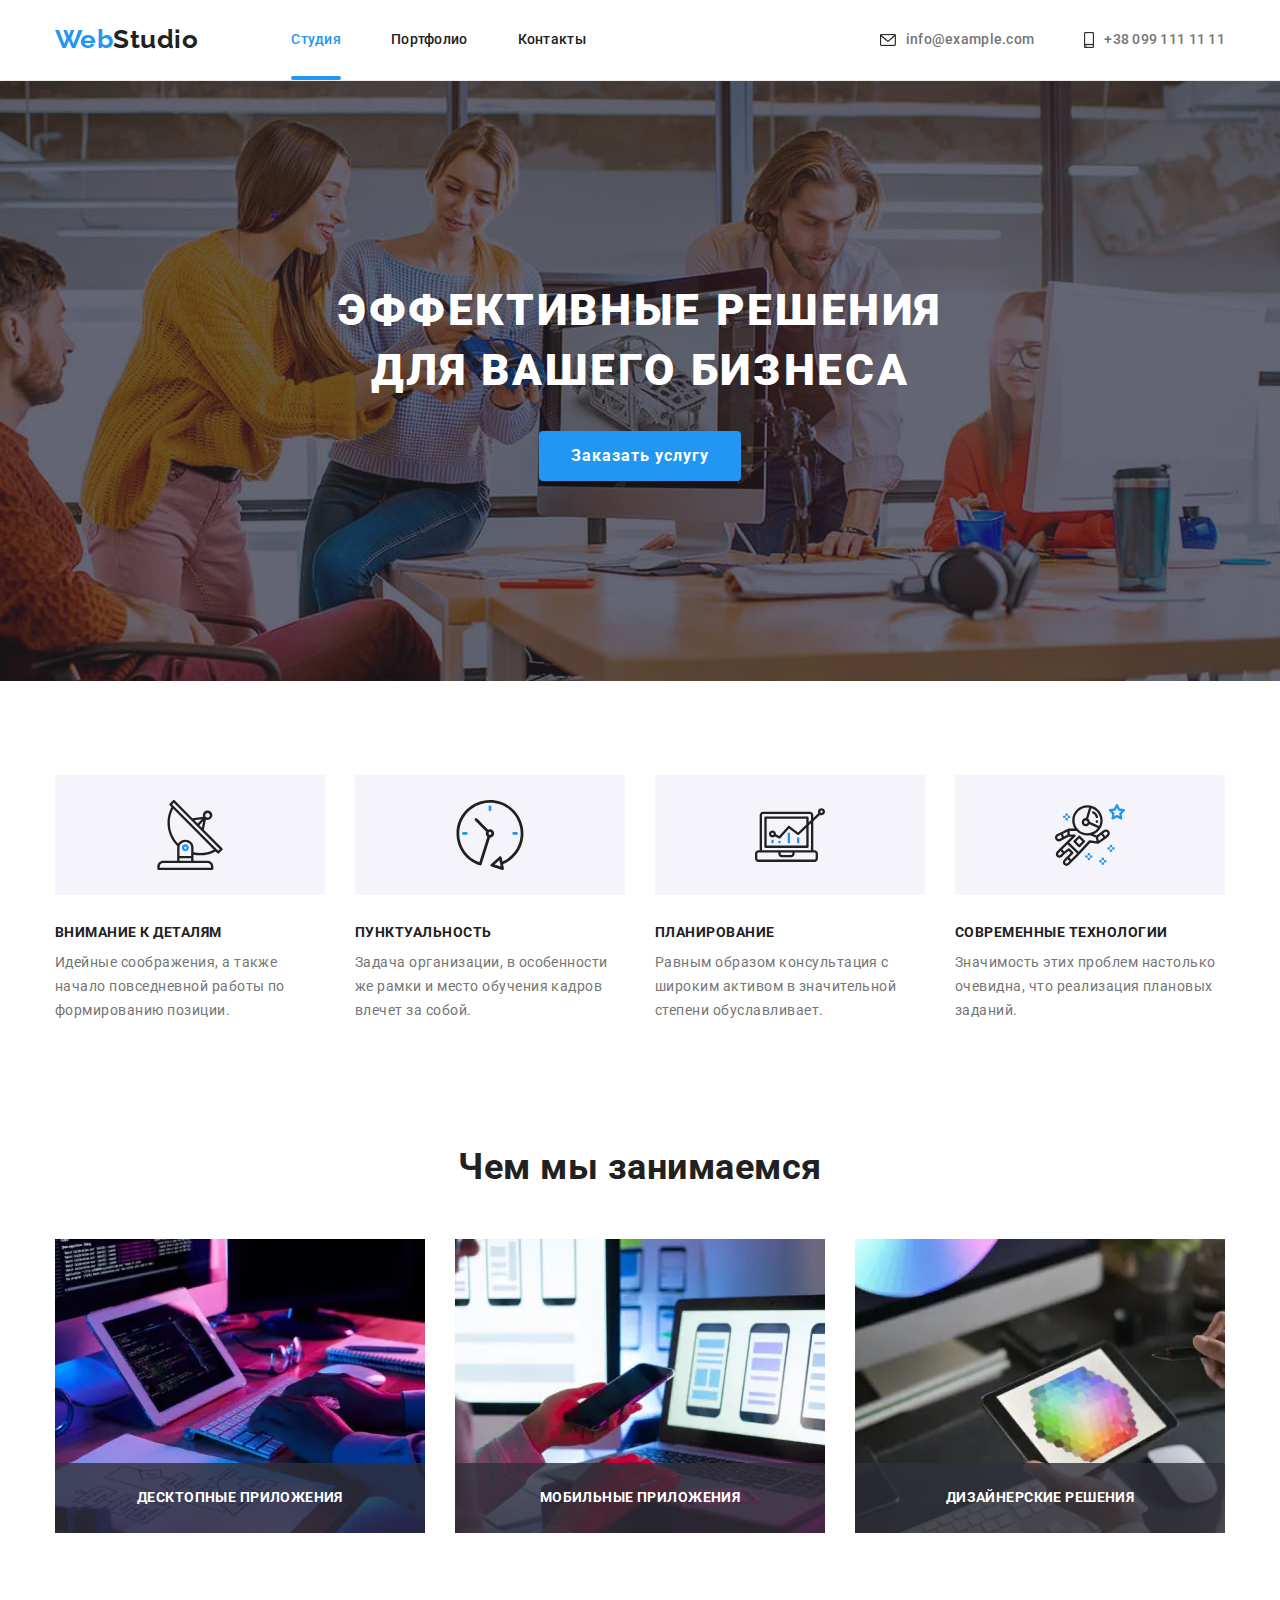
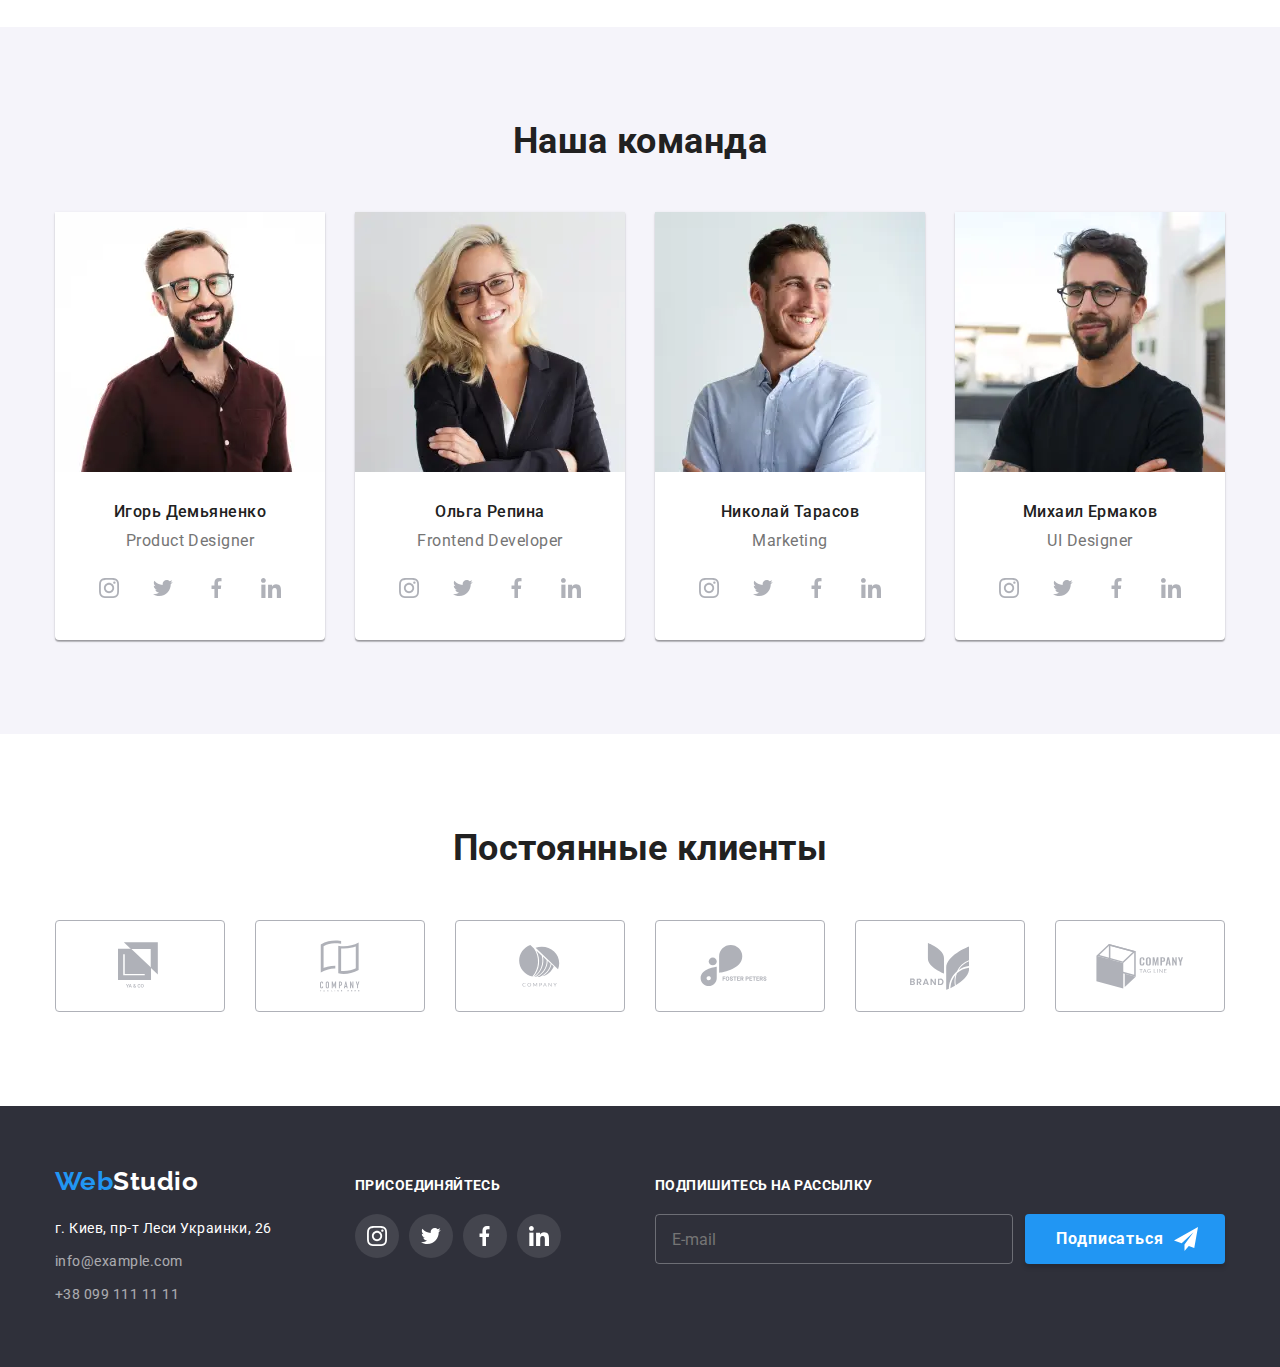
<file: index.html>
<!DOCTYPE html>
<html lang="ru">
<head>
    <meta charset="UTF-8">
    <meta http-equiv="X-UA-Compatible" content="IE=edge">
    <meta name="viewport" content="width=device-width, initial-scale=1.0">
    <title>WebStudio</title>
    <link rel="preconnect" href="https://fonts.gstatic.com">
    <link href="https://fonts.googleapis.com/css2?family=Raleway:wght@700&family=Roboto:wght@400;500;700;900&display=swap" rel="stylesheet">
    <link rel="stylesheet" href="https://cdnjs.cloudflare.com/ajax/libs/modern-normalize/1.0.0/modern-normalize.min.css">
    <link rel="stylesheet" href="./css/main.min.css">  
</head>
<body>
    <header class="header">
        <div class="container header__content">
          <nav class="nav">
                <a class="logo header__logo--color" href="index.html">Web<span class="logo--black">Studio</span></a>
            
            
               <ul class="nav-list">
                <li class="nav__item"><a href="index.html" class="link nav__link current">Студия</a></li>
                <li class="nav__item"><a href="portfolio.html" class="link nav__link">Портфолио</a></li>
                <li class="nav__item"><a href="" class="link nav__link">Контакты</a></li>
            </ul>
         </nav>

           <div class="header__contacts">
             <p class="header__item">
               <a class="link header__link header__link--header-mail" href="mailto:info@example.com">
               <svg class="header__icon" width="16" height="12">
                 <use href="images/icons.svg#icon-envelope"></use>
               </svg>
              info@example.com</a>
            </p>
             <p class="header__item">
               <a class="link header__link header__link--header-phone" href="telto:+380991111111">
              <svg class="header__icon" width="10" height="16">
                <use href="images/icons.svg#icon-smartphone"></use>
              </svg>+38 099 111 11 11</a>
            </p>
          </div>
            
              

          <button type="button" class="mobile-menu-btn" data-menu-button>
            <svg class="mobile-menu-icon" aria-label="Переключатель мобильного меню">
              <use class="icon-menu" href="./images/icons.svg#icon-menu"></use>
              <use class="mobile-close" href="./images/icons.svg#icon-close"></use>
            </svg>
          </button>
         </div>
    </header>
    
    <div class="mobile-menu" data-menu>
      <ul class="nav-list--mobile">
        <li class="nav__item--mobile"><a href="index.html" class="link nav__link--mobile current--mobile">Студия</a></li>
        <li class="nav__item--mobile"><a href="portfolio.html" class="link nav__link--mobile">Портфолио</a></li>
        <li class="nav__item--mobile"><a href="" class="link nav__link--mobile">Контакты</a></li>
    </ul>
 

   <div class="header__contacts--mobile">
     <p class="header__item--mobile">
       <a class="link header__link--mail" href="telto:+380991111111">+38 099 111 11 11</a>
    </p>
     <p class="header__item--mobile">
       <a class="link header__link--phone" href="mailto:info@example.com">
      info@example.com</a>
    </p>

    <ul class="socials-list">
  <li class="socials-list__item"><a class="socials-list__link" href="">Instagram</a></li>
  <li class="socials-list__item"><a class="socials-list__link" href="">Twitter</a></li>
  <li class="socials-list__item"><a class="socials-list__link" href="">Facebook</a></li>
  <li class="socials-list__item"><a class="socials-list__link" href="">LinkedIn</a></li>
  </ul>
  </div>
  </div>
 


    <main>
        <section class="hero hero--overlay">
              <h1 class="hero__title">Эффективные решения для вашего бизнеса</h1>
              <button data-modal-open type="button" class="button hero__button">Заказать услугу</button>
        </section>

       
        <section class="section advantages">
           <div class="container">
            <h2 class="visually-hidden">Преимущества</h2>
            <ul class="advantages__list">

                <li class="advantages__item">
                  <div class="advantages__icons">
                     <svg class="icon-ad">
                      <use href="images/icons.svg#icon-antenna"></use>
                    </svg>
                 </div>

                    <h3 class="advantages__caption">Внимание к деталям</h3>
                <p class="advantages__description">Идейные соображения, а также начало повседневной работы по формированию позиции.</p>
             </li>

             <li class="advantages__item">
              <div class="advantages__icons">
                <svg class="icon-ad">
                 <use href="images/icons.svg#icon-clock"></use>
               </svg>
            </div>
                 <h3 class="advantages__caption">Пунктуальность</h3>
                 <p class="advantages__description">Задача организации, в особенности же рамки и место обучения кадров влечет за собой.</p>
             </li>

             <li class="advantages__item">
              <div class="advantages__icons">
                <svg class="icon-ad">
                 <use href="images/icons.svg#icon-diagram"></use>
               </svg>
            </div>
                 <h3 class="advantages__caption">Планирование</h3>
                 <p class="advantages__description">Равным образом консультация с широким активом в значительной степени обуславливает.</p>
             </li>

             <li class="advantages__item">
              <div class="advantages__icons">
                <svg class="icon-ad">
                 <use href="images/icons.svg#icon-astronaut"></use>
               </svg>
            </div>
                 <h3 class="advantages__caption">Современные технологии</h3>
                 <p class="advantages__description">Значимость этих проблем настолько очевидна, что реализация плановых заданий.</p>
             </li>
            </ul>
           </div>
        </section>

        <section class="section examples">
          <div class="container">
            <h2 class="section__title">Чем мы занимаемся</h2>
            <ul class="examples__list">
            <li class="examples__item">
              <picture>
                <source srcset="./images/desctop/examples/img1.webp 1x, ./images/desctop/examples/img1-2x.webp 2x" media="(min-width: 1200px)" type="image/webp">  
                <source srcset="./images/desctop/examples/img1.jpg 1x, ./images/desctop/examples/img1-2x.jpg 2x" media="(min-width: 1200px)" type="image/jpeg"> 
                <img class="img" src="./images/desctop/team/img1-desc.jpg" alt="человек работает за планшетом" width="370">
              </picture>
            <p class="examples__text">Десктопные приложения</p></li>
            <li class="examples__item">
              <picture>
                <source srcset="./images/desctop/examples/img2.webp 1x, ./images/desctop/examples/img2-2x.webp 2x" media="(min-width: 1200px)" type="image/webp">  
                <source srcset="./images/desctop/examples/img2.jpg 1x, ./images/desctop/examples/img2-2x.jpg 2x" media="(min-width: 1200px)" type="image/jpeg"> 
                <img class="img" src="./images/desctop/team/img2-desc.jpg" alt="человек работает за ноутбуком" width="370">
              </picture>
            <p class="examples__text">Мобильные приложения</p></li>
            <li class="examples__item">
              <picture>
                <source srcset="./images/desctop/examples/img3.webp 1x, ./images/desctop/examples/img3-2x.webp 2x" media="(min-width: 1200px)" type="image/webp">  
                <source srcset="./images/desctop/examples/img3.jpg 1x, ./images/desctop/examples/img3-2x.jpg 2x" media="(min-width: 1200px)" type="image/jpeg"> 
                <img class="img" src="./images/desctop/team/img3-desc.jpg" alt="человек на планшете рассматривает цветовую диаграмму" width="370">
              </picture>
            <p class="examples__text">Дизайнерские решения</p></li>
            </ul>
          </div>
        </section>

        <section class="section team">
            <div class="container">
            <h2 class="section__title">Наша команда</h2>
            <ul class="team__list">
                <li class="team__person">
                  <picture>
                    <source srcset="./images/desctop/team/img1-desc.webp 1x, ./images/desctop/team/img1-2x-desc.webp 2x" media="(min-width: 1200px)" type="image/webp">  
                    <source srcset="./images/tablet/team/team1-tab.webp 1x, ./images/tablet/team/team1-2x-tab.webp 2x" media="(min-width: 768px)" type="image/webp">
                    <source srcset="./images/mobile/team/team1-mobile.webp 1x, ./images/mobile/team/team1-2xmobile.webp 2x" media="(max-width: 767px)" type="image/webp">

                    <source srcset="./images/desctop/team/img1-desc.jpg 1x, ./images/desctop/team/img1-2x-desc.jpg 2x" media="(min-width: 1200px)" type="image/jpeg"> 
                    <source srcset="./images/tablet/team/team1-tab.jpg 1x, ./images/tablet/team/team1-2x-tab.jpg 2x" media="(min-width: 768px)" type="image/jpeg">
                    <source srcset="./images/mobile/team/team1-mobile.jpg 1x, ./images/mobile/team/team1-2xmobile.jpg 2x" media="(max-width: 767px)" type="image/jpeg">

                    <img class="img" src="./images/desctop/team/img1-desc.jpg" alt="Игорь Демьяненко Product Designer" width="450">
                  </picture>
                    
                    <div class="team__person-description">
                      <h3 class="section__name">Игорь Демьяненко</h3>
                      <p class="team__description">Product Designer</p>

                      <ul class="social-icons">
                        <li class="social-icons__item">
                          <a href="" class="social-icons__link" target="_blank" rel="noopener noreferrer">
                            <svg class="icon" aria-label="instagram">
                              <use href="images/icons.svg#icon-instagram"></use>
                            </svg>
                          </a>
                        </li>
                        <li class="social-icons__item">
                          <a href="" class="social-icons__link" target="_blank" rel="noopener noreferrer">
                            <svg class="icon" aria-label="twitter">
                              <use href="images/icons.svg#icon-twitter"></use>
                            </svg>
                          </a>  
                        </li>
                        <li class="social-icons__item">
                          <a href="" class="social-icons__link" target="_blank" rel="noopener noreferrer">
                            <svg class="icon" aria-label="facebook">
                              <use href="images/icons.svg#icon-facebook"></use>
                            </svg>
                          </a>
                        </li>
                        <li class="social-icons__item">
                          <a href="" class="social-icons__link" target="_blank" rel="noopener noreferrer">
                            <svg class="icon" aria-label="linkedin">
                              <use href="images/icons.svg#icon-linkedin"></use>
                            </svg>
                          </a>
                        </li>
                      </ul>
                    </div>
                </li>

                <li class="team__person">
                  <picture>
                    <source srcset="./images/desctop/team/img2-desc.webp 1x, ./images/desctop/team/img2-2x-desc.webp 2x" media="(min-width: 1200px)" type="image/webp">  
                    <source srcset="./images/tablet/team/team2-tab.webp 1x, ./images/tablet/team/team2-2x-tab.webp 2x" media="(min-width: 768px)" type="image/webp">
                    <source srcset="./images/mobile/team/team2-mobile.webp 1x, ./images/mobile/team/team2-2xmobile.webp 2x" media="(max-width: 767px)" type="image/webp">

                    <source srcset="./images/desctop/team/img2-desc.jpg 1x, ./images/desctop/team/img2-2x-desc.jpg 2x" media="(min-width: 1200px)" type="image/jpeg"> 
                    <source srcset="./images/tablet/team/team2-tab.jpg 1x, ./images/tablet/team/team2-2x-tab.jpg 2x" media="(min-width: 768px)" type="image/jpeg">
                    <source srcset="./images/mobile/team/team2-mobile.jpg 1x, ./images/mobile/team/team2-2xmobile.jpg 2x" media="(max-width: 767px)" type="image/jpeg">

                    <img class="img" src="./images/desctop/team/img2-desc.jpg" alt="Ольга Репина Frontend Developer" width="450">
                  </picture>
                  
                    <div class="team__person-description">
                      <h3 class="section__name">Ольга Репина</h3>
                      <p class="team__description">Frontend Developer</p>

                      <ul class="social-icons">
                        <li class="social-icons__item">
                          <a href="" class="social-icons__link" target="_blank" rel="noopener noreferrer">
                            <svg class="icon">
                              <use href="images/icons.svg#icon-instagram"></use>
                            </svg>
                          </a>
                        </li>
                        <li class="social-icons__item">
                          <a href="" class="social-icons__link" target="_blank" rel="noopener noreferrer">
                            <svg class="icon">
                              <use href="images/icons.svg#icon-twitter"></use>
                            </svg>
                          </a>  
                        </li>
                        <li class="social-icons__item">
                          <a href="" class="social-icons__link" target="_blank" rel="noopener noreferrer">
                            <svg class="icon">
                              <use href="images/icons.svg#icon-facebook"></use>
                            </svg>
                          </a>
                        </li>
                        <li class="social-icons__item">
                          <a href="" class="social-icons__link" target="_blank" rel="noopener noreferrer">
                            <svg class="icon">
                              <use href="images/icons.svg#icon-linkedin"></use>
                            </svg>
                          </a>
                        </li>
                      </ul>
                   </div>
                </li>

                <li class="team__person">
                  <picture>
                    <source srcset="./images/desctop/team/img3-desc.webp 1x, ./images/desctop/team/img3-2x-desc.webp 2x" media="(min-width: 1200px)" type="image/webp">  
                    <source srcset="./images/tablet/team/team3-tab.webp 1x, ./images/tablet/team/team3-2x-tab.webp 2x" media="(min-width: 768px)" type="image/webp">
                    <source srcset="./images/mobile/team/team3-mobile.webp 1x, ./images/mobile/team/team3-2xmobile.webp 2x" media="(max-width: 767px)" type="image/webp">

                    <source srcset="./images/desctop/team/img3-desc.jpg 1x, ./images/desctop/team/img3-2x-desc.jpg 2x" media="(min-width: 1200px)" type="image/jpeg"> 
                    <source srcset="./images/tablet/team/team3-tab.jpg 1x, ./images/tablet/team/team3-2x-tab.jpg 2x" media="(min-width: 768px)" type="image/jpeg">
                    <source srcset="./images/mobile/team/team3-mobile.jpg 1x, ./images/mobile/team/team3-2xmobile.jpg 2x" media="(max-width: 767px)" type="image/jpeg">

                    <img class="img" src="./images/desctop/team/img3-desc.jpg" alt="Николай Тарасов Marketing" width="450">
                  </picture>
                    
                    <div class="team__person-description">
                      <h3 class="section__name">Николай Тарасов</h3>
                      <p class="team__description">Marketing</p>

                      <ul class="social-icons">
                        <li class="social-icons__item">
                          <a href="" class="social-icons__link" target="_blank" rel="noopener noreferrer">
                            <svg class="icon" aria-label="instagram">
                              <use href="images/icons.svg#icon-instagram"></use>
                            </svg>
                          </a>
                        </li>
                        <li class="social-icons__item">
                          <a href="" class="social-icons__link" target="_blank" rel="noopener noreferrer">
                            <svg class="icon" aria-label="twitter">
                              <use href="images/icons.svg#icon-twitter"></use>
                            </svg>
                          </a>  
                        </li>
                        <li class="social-icons__item">
                          <a href="" class="social-icons__link" target="_blank" rel="noopener noreferrer">
                            <svg class="icon" aria-label="facebook">
                              <use href="images/icons.svg#icon-facebook"></use>
                            </svg>
                          </a>
                        </li>
                        <li class="social-icons__item">
                          <a href="" class="social-icons__link" target="_blank" rel="noopener noreferrer">
                            <svg class="icon" aria-label="linkedin">
                              <use href="images/icons.svg#icon-linkedin"></use>
                            </svg>
                          </a>
                        </li>
                      </ul>
                    </div>
                </li>

                <li class="team__person">
                  <picture>
                    <source srcset="./images/desctop/team/img4-desc.webp 1x, ./images/desctop/team/img4-2x-desc.webp 2x" media="(min-width: 1200px)" type="image/webp">  
                    <source srcset="./images/tablet/team/team4-tab.webp 1x, ./images/tablet/team/team4-2x-tab.webp 2x" media="(min-width: 768px)" type="image/webp">
                    <source srcset="./images/mobile/team/team4-mobile.webp 1x, ./images/mobile/team/team4-2xmobile.webp 2x" media="(max-width: 767px)" type="image/webp">

                    <source srcset="./images/desctop/team/img4-desc.jpg 1x, ./images/desctop/team/img4-2x-desc.jpg 2x" media="(min-width: 1200px)" type="image/jpeg"> 
                    <source srcset="./images/tablet/team/team4-tab.jpg 1x, ./images/tablet/team/team4-2x-tab.jpg 2x" media="(min-width: 768px)" type="image/jpeg">
                    <source srcset="./images/mobile/team/team4-mobile.jpg 1x, ./images/mobile/team/team4-2xmobile.jpg 2x" media="(max-width: 767px)" type="image/jpeg">

                    <img class="img" src="./images/desctop/team/img4-desc.jpg" alt="Михаил Ермаков UI Designer" width="450">
                  </picture>
                   
                  <div class="team__person-description">
                      <h3 class="section__name">Михаил Ермаков</h3>
                      <p class="team__description">UI Designer</p>

                      <ul class="social-icons">
                        <li class="social-icons__item">
                          <a href="" class="social-icons__link" target="_blank" rel="noopener noreferrer">
                            <svg class="icon" aria-label="instagram">
                              <use href="images/icons.svg#icon-instagram"></use>
                            </svg>
                          </a>
                        </li>
                        <li class="social-icons__item">
                          <a href="" class="social-icons__link" target="_blank" rel="noopener noreferrer">
                            <svg class="icon" aria-label="twitter">
                              <use href="images/icons.svg#icon-twitter"></use>
                            </svg>
                          </a>  
                        </li>
                        <li class="social-icons__item">
                          <a href="" class="social-icons__link" target="_blank" rel="noopener noreferrer">
                            <svg class="icon" aria-label="facebook">
                              <use href="images/icons.svg#icon-facebook"></use>
                            </svg>
                          </a>
                        </li>
                        <li class="social-icons__item">
                          <a href="" class="social-icons__link" target="_blank" rel="noopener noreferrer"> 
                            <svg class="icon" aria-label="linkedin">
                              <use href="images/icons.svg#icon-linkedin"></use>
                            </svg>
                          </a>
                        </li>
                      </ul>
                    </div>
                </li>
            </ul>
          </div>
        </section>

        <section class="section">
          <div class="container">
            <h2 class="section__title">Постоянные клиенты</h2>
            <ul class="clients__list">
              <li class="clients__item">
                <a href="" class="clients__link" target="_blank" rel="noopener noreferrer" >
                  <svg class="clients__icon" width="44" height="49" aria-label="Первый клиент">
                    <use href="images/icons.svg#icon-logo-1"></use>
                  </svg>
                </a>
              </li>

              <li class="clients__item">
                <a href="" class="clients__link" target="_blank" rel="noopener noreferrer" >
                  <svg class="clients__icon" width="40" height="52" aria-label="Второй клиент">
                    <use href="images/icons.svg#icon-logo-2"></use>
                  </svg>
                </a>
              </li>

              <li class="clients__item">
                <a href="" class="clients__link" target="_blank" rel="noopener noreferrer" >
                  <svg class="clients__icon" width="41" height="42" aria-label="Третий клиент">
                    <use href="images/icons.svg#icon-logo-3"></use>
                  </svg>
                </a>
              </li>

              <li class="clients__item">
                <a href="" class="clients__link" target="_blank" rel="noopener noreferrer">
                  <svg class="clients__icon" width="80" height="42"  aria-label="Четвертый клиент">
                    <use href="images/icons.svg#icon-logo-4"></use>
                  </svg>
                </a>
              </li>

              <li class="clients__item">
                <a href="" class="clients__link" target="_blank" rel="noopener noreferrer">
                  <svg class="clients__icon" width="59" height="47" aria-label="Пятый клиент">
                    <use href="images/icons.svg#icon-logo-5"></use>
                  </svg>
                </a>
              </li>

              <li class="clients__item">
                <a href="" class="clients__link" target="_blank" rel="noopener noreferrer">
                  <svg class="clients__icon" width="88" height="45" aria-label="Шестой клиент">
                    <use href="images/icons.svg#icon-logo-6"></use>
                  </svg>
                </a>
              </li>
            </ul>
          </div>
        </section>
   
    </main>

    <footer class="footer">
       <div class="container">
         <div class="footer__container">
         <div class="footer__contacts">
        <a class="logo footer__logo--color" href="index.html">Web<span class="logo--white">Studio</span></a>

        <address class="address">
            <p class="address--hover">г. Киев, пр-т Леси Украинки, 26</p>
            <a class="address__mail address--hover" href="mailto:info@example.com" >info@example.com</a><br>
            <a class="address__mail address--hover" href="telto:+380991111111" >+38 099 111 11 11</a>
        </address>
      </div>

      <div class="footer__contacts">
        <p class="footer__text">Присоединяйтесь</p>

        <ul class="social-icons social-icons__footer">
          <li class="social-icons__item">
            <a href="" class="social-icons__link" target="_blank" rel="noopener noreferrer">
              <svg class="icon footer__icon" aria-label="instagram">
                <use href="images/icons.svg#icon-instagram"></use>
              </svg>
            </a>
          </li>
          <li class="social-icons__item">
            <a href="" class="social-icons__link" target="_blank" rel="noopener noreferrer">
              <svg class="icon footer__icon" aria-label="twitter">
                <use href="images/icons.svg#icon-twitter"></use>
              </svg>
            </a>  
          </li>
          <li class="social-icons__item">
            <a href="" class="social-icons__link" target="_blank" rel="noopener noreferrer">
              <svg class="icon footer__icon" aria-label="facebook">
                <use href="images/icons.svg#icon-facebook"></use>
              </svg>
            </a>
          </li>
          <li class="social-icons__item">
            <a href="" class="social-icons__link" target="_blank" rel="noopener noreferrer">
              <svg class="icon footer__icon" aria-label="linkedin">
                <use href="images/icons.svg#icon-linkedin"></use>
              </svg>
            </a>
          </li>
        </ul>
      </div>

      <div class="form__container">
        <p class="form__text">Подпишитесь на рассылку</p>
        <form class="form__footer">
          <div class="form__mail">
          <input class="form__input" type="email" name="email" id="mail-footer" placeholder="E-mail">
         </div>
         
         <div class="form__button">
           <button type="submit" class="button form__button--footer">
           Подписаться
           <svg class="icon-send" width="24" height="24">
            <use href="images/icons.svg#icon-send"></use>
          </svg>
         </button>
         </div>
         
        </form>

      </div>
      </div> 
      </div>
    </footer>


    <div class="backdrop is-hidden" data-modal>
      <div class="modal">
        <button class="modal__button--close" data-modal-close aria-label="закрыть">
          <svg class="icon--close" width="18" height="18">
            <use href="images/icons.svg#icon-close"></use>
          </svg>
        </button>

        <p class="modal__title">Оставьте свои данные, мы вам перезвоним</p>

        <form class="form modal-form">
          <div class="modal-form__item">
            <label for="user-name" class="modal-form__label">Имя</label>
            <div class="modal-form__field">
            <svg class="modal__icon" width="18" height="18">
              <use href="images/icons.svg#icon-person-modal"></use>
            </svg>
          <input class="modal-form__input" type="text" name="user-name" id="user-name">
          </div>
          </div>
          
          <div class="modal-form__item">
            <label for="tel" class="modal-form__label">Телефон</label>
           <div class="modal-form__field">
            <svg class="modal__icon" width="18" height="18">
              <use href="images/icons.svg#icon-phone-modal"></use>
            </svg>
          <input class="modal-form__input" type="tel" name="tel" id="tel">
           </div>
          </div>
          
          <div class="modal-form__item">
            <label for="mail" class="modal-form__label">Почта</label>
           <div class="modal-form__field">
            <svg class="modal__icon" width="18" height="18">
              <use href="images/icons.svg#icon-email-modal"></use>
            </svg> 
          <input class="modal-form__input" type="email" name="mail" id="mail">
           </div>
          </div>
           
           <div class="modal-form__field modal-form__item">
            <label for="comments" class="modal-form__label">Комментарий</label>
          <textarea class="modal-form__comments" name="comments" id="comments" rows="6" placeholder="Введите текст"></textarea>
           </div>
          
           <div class="modal-form__field checkbox-field">
            <input class="checkbox" type="checkbox" name="agreement" id="agreement">
          <label class="checkbox__label" for="agreement">Соглашаюсь с рассылкой и принимаю </label><a class="checkbox__link" href="">Условия договора</a>
           </div>

          <button class="button modal__button" type="submit">Отправить</button>


        </form>
      </div>
    </div>
    <script src="./js/menu.js"></script>
    <script src="./js/modal.js"></script>
</body>
</html>
</file>
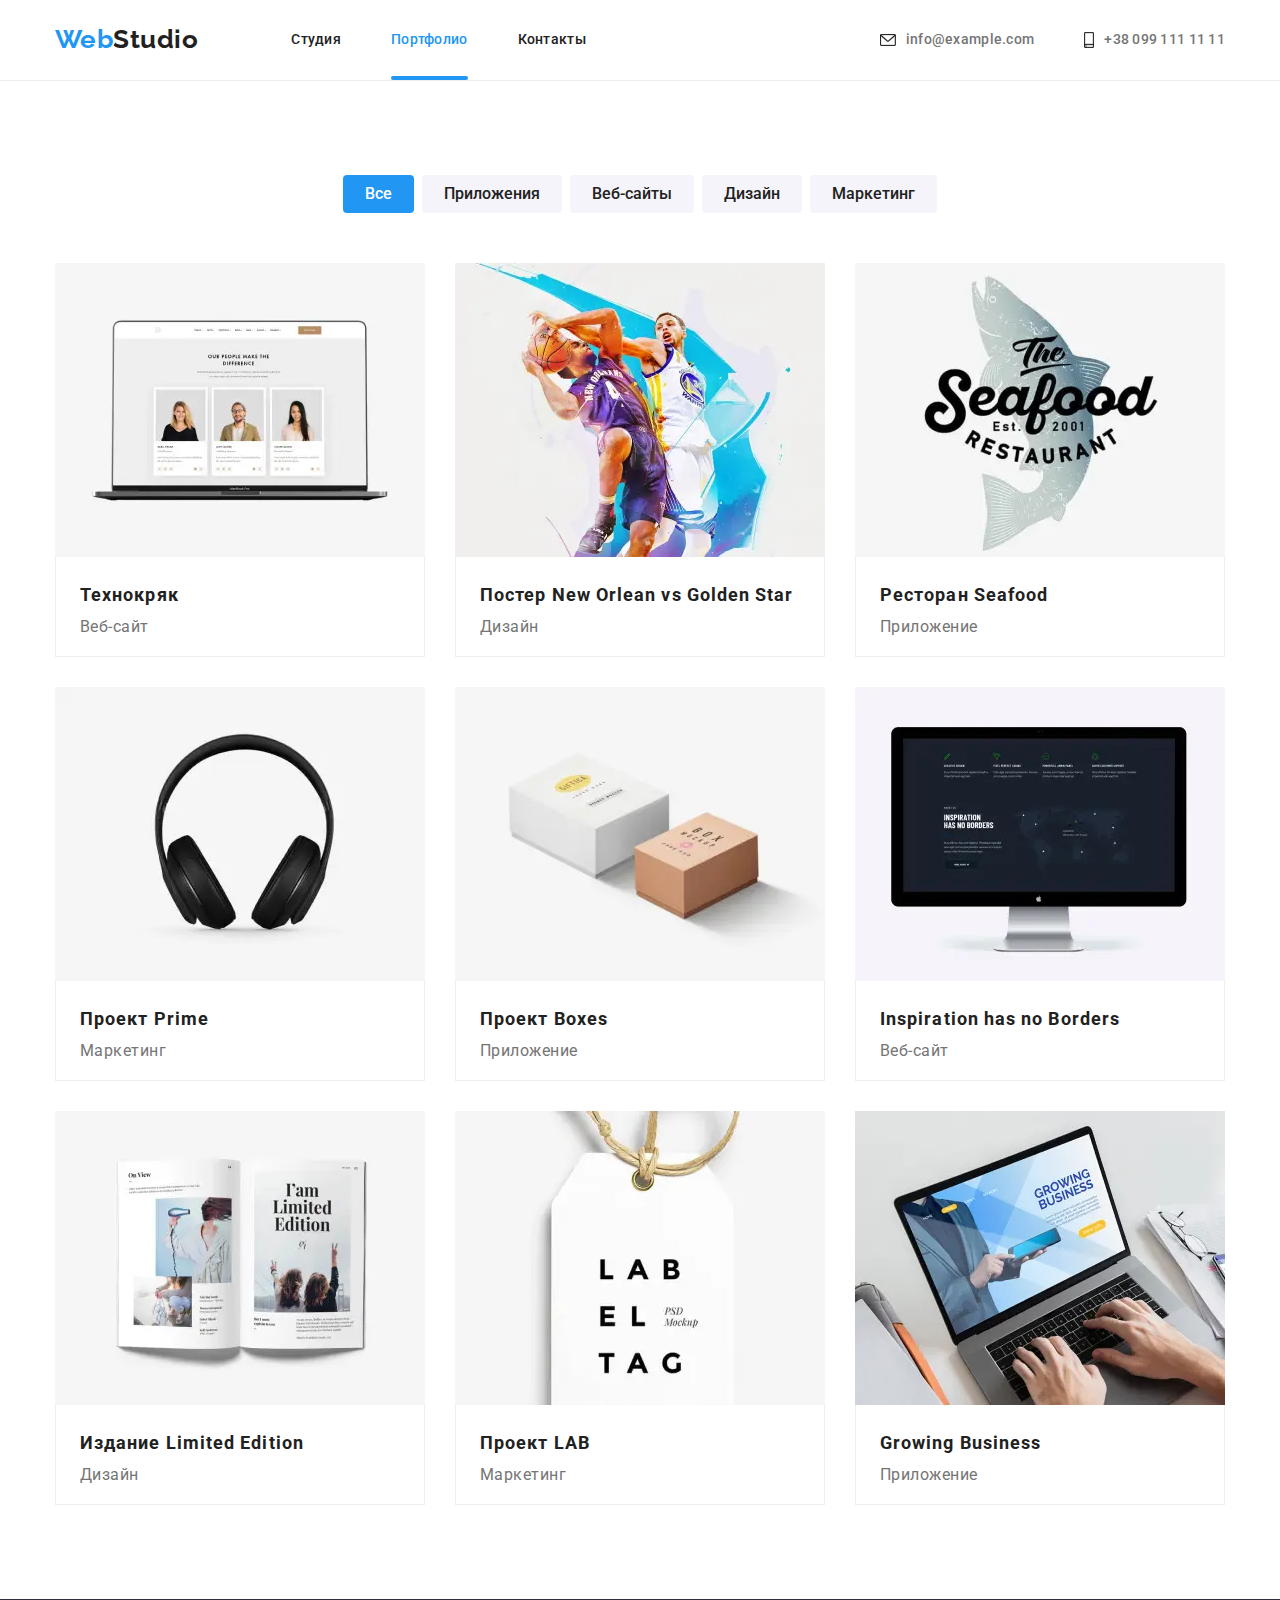
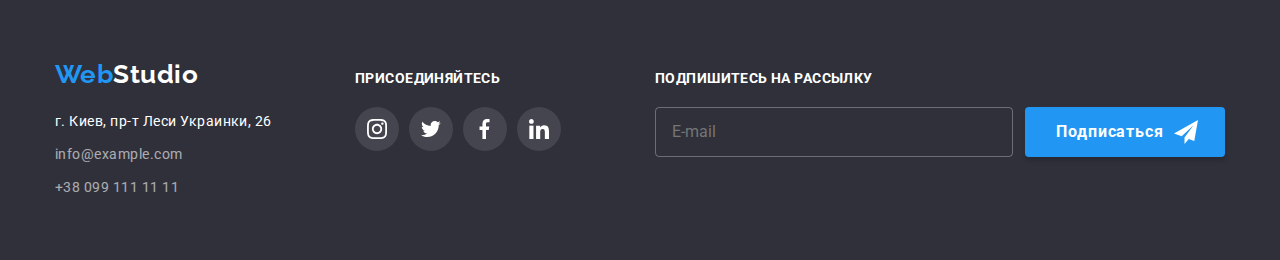
<file: portfolio.html>
<!DOCTYPE html>
<html lang="ru">
<head>
    <meta charset="UTF-8">
    <meta http-equiv="X-UA-Compatible" content="IE=edge">
    <meta name="viewport" content="width=device-width, initial-scale=1.0">
    <title>WebStudio Portfolio</title>
    <link rel="preconnect" href="https://fonts.gstatic.com">
    <link href="https://fonts.googleapis.com/css2?family=Raleway:wght@700&family=Roboto:wght@400;500;700;900&display=swap" rel="stylesheet">
    <link rel="stylesheet" href="https://cdnjs.cloudflare.com/ajax/libs/modern-normalize/1.0.0/modern-normalize.min.css">
    <link rel="stylesheet" href="./css/main.min.css">  
</head>
<body>
 
  <header class="header">
    <div class="container header__content">
      <nav class="nav">
            <a class="logo header__logo--color" href="index.html" >Web<span class="logo--black">Studio</span></a>

        <ul class="nav-list">
            <li class="nav__item"><a href="index.html" class="link nav__link">Студия</a></li>
            <li class="nav__item"><a href="portfolio.html" class="link nav__link current">Портфолио</a></li>
            <li class="nav__item"><a href="" class="link nav__link">Контакты</a></li>
        </ul>
     </nav>

     <div class="header__contacts">
         <p class="header__item">
           <a class="link header__link" href="mailto:info@example.com">
           <svg class="header__icon" width="16" height="12">
             <use href="images/icons.svg#icon-envelope"></use>
           </svg>
          info@example.com</a>
        </p>
         <p class="header__item">
           <a class="link header__link" href="telto:+380991111111">
          <svg class="header__icon" width="10" height="16">
            <use href="images/icons.svg#icon-smartphone"></use>
          </svg>+38 099 111 11 11</a>
        </p>
      </div>
    

    <button type="button" class="mobile-menu-btn" data-menu-button>
      <svg class="mobile-menu-icon">
        <use class="icon-menu" href="./images/icons.svg#icon-menu"></use>
        <use class="mobile-close" href="./images/icons.svg#icon-close"></use>
      </svg>
    </button>
  </div>
</header>

<div class="mobile-menu" data-menu>
  <ul class="nav-list--mobile">
    <li class="nav__item--mobile"><a href="index.html" class="link nav__link--mobile">Студия</a></li>
    <li class="nav__item--mobile"><a href="portfolio.html" class="link nav__link--mobile current--mobile">Портфолио</a></li>
    <li class="nav__item--mobile"><a href="" class="link nav__link--mobile">Контакты</a></li>
</ul>

<div class="header__contacts--mobile">
 <p class="header__item--mobile">
   <a class="link header__link--phone" href="mailto:info@example.com">
  info@example.com</a>
</p>
 <p class="header__item--mobile">
   <a class="link header__link--mail" href="telto:+380991111111">+38 099 111 11 11</a>
</p>

<ul class="socials-list">
<li class="socials-list__item"><a class="socials-list__link" href="">Instagram</a></li>
<li class="socials-list__item"><a class="socials-list__link" href="">Twitter</a></li>
<li class="socials-list__item"><a class="socials-list__link" href="">Facebook</a></li>
<li class="socials-list__item"><a class="socials-list__link" href="">LinkedIn</a></li>
</ul>
</div>
</div>

    <main>
        <section class="projects section">
          <div class="container">
            <h1 class="visually-hidden">Наши проекты</h1>
           <ul class="projects__list">
            <li class="projects__list-item"><button type="button" class="projects__button projects__button--option">Все</button></li>
            <li class="projects__list-item"><button type="button" class="projects__button">Приложения</button></li>
            <li class="projects__list-item"><button type="button" class="projects__button">Веб-сайты</button></li>
            <li class="projects__list-item"><button type="button" class="projects__button">Дизайн</button></li>
            <li class="projects__list-item"><button type="button" class="projects__button">Маркетинг</button></li>
           </ul> 

            <ul class="gallery">
                <li class="gallery__item">
                  <a class="gallery__link" href="">
                    <div class="gallery__link--anime">
                      <picture>
                        <source srcset="./images-portfolio/desctop/1.webp 1x, ./images-portfolio/desctop/1-2x.webp 2x" media="(min-width: 1200px)" type="image/webp">  
                        <source srcset="./images-portfolio/tablet/img1-tab.webp 1x, ./images-portfolio/tablet/img1-2x-tab.webp 2x" media="(min-width: 768px)" type="image/webp">
                        <source srcset="./images-portfolio/mobile/img1-mob.webp 1x, ./images-portfolio/mobile/img1-2x-mob.webp 2x" media="(max-width: 767px)" type="image/webp">
    
                        <source srcset="./images-portfolio/desctop/1.jpg 1x, ./images-portfolio/desctop/1-2x.jpg 2x" media="(min-width: 1200px)" type="image/jpeg">  
                        <source srcset="./images-portfolio/tablet/img1-tab.jpg 1x, ./images-portfolio/tablet/img1-2x-tab.jpg 2x" media="(min-width: 768px)" type="image/jpeg">
                        <source srcset="./images-portfolio/mobile/img1-mob.jpg 1x, ./images-portfolio/mobile/img1-2x-mob.jpg 2x" media="(max-width: 767px)" type="image/jpeg">
    
                        <img class="img" src="./images-portfolio/desctop/1.jpg" alt="Веб-сайт Технокряк" width="450">
                      </picture>
                      
                      <p class="gallery__text">Технокряк это современная площадка распространения коронавируса. Компании используют эту платформу для цифрового шпионажа и атак на защищённые сервера конкурентов.</p>
                    </div>
                    <div class="gallery__border">
                      <h2 class="gallery__name">Технокряк</h2>
                      <p class="gallery__description">Веб-сайт</p>
                  </div>
                </a>
                </li>
                <li class="gallery__item">
                  <a class="gallery__link" href="">
                    <div class="gallery__link--anime">
                      <picture>
                        <source srcset="./images-portfolio/desctop/2.webp 1x, ./images-portfolio/desctop/2-2x.webp 2x" media="(min-width: 1200px)" type="image/webp">  
                        <source srcset="./images-portfolio/tablet/img2-tab.webp 1x, ./images-portfolio/tablet/img2-2x-tab.webp 2x" media="(min-width: 768px)" type="image/webp">
                        <source srcset="./images-portfolio/mobile/img2-mob.webp 1x, ./images-portfolio/mobile/img2-2x-mob.webp 2x" media="(max-width: 767px)" type="image/webp">
    
                        <source srcset="./images-portfolio/desctop/2.jpg 1x, ./images-portfolio/desctop/2-2x.jpg 2x" media="(min-width: 1200px)" type="image/jpeg">  
                        <source srcset="./images-portfolio/tablet/img2-tab.jpg 1x, ./images-portfolio/tablet/img2-2x-tab.jpg 2x" media="(min-width: 768px)" type="image/jpeg">
                        <source srcset="./images-portfolio/mobile/img2-mob.jpg 1x, ./images-portfolio/mobile/img2-2x-mob.jpg 2x" media="(max-width: 767px)" type="image/jpeg">
    
                        <img class="img" src="./images-portfolio/desctop/2.jpg" alt="Дизайн Постерa New Orlean vs Golden Star" width="450">
                      </picture>
                   
                    <p class="gallery__text">Технокряк это современная площадка распространения коронавируса. Компании используют эту платформу для цифрового шпионажа и атак на защищённые сервера конкурентов.</p>
                    </div>
                     <div class="gallery__border">
                      <h2 class="gallery__name">Постер New Orlean vs Golden Star</h2>
                      <p class="gallery__description">Дизайн</p>
                    </div>
                  </a>
                </li>
                <li class="gallery__item">
                  <a class="gallery__link" href="">
                    <div class="gallery__link--anime">
                      <picture>
                        <source srcset="./images-portfolio/desctop/3.webp 1x, ./images-portfolio/desctop/3-2x.webp 2x" media="(min-width: 1200px)" type="image/webp">  
                        <source srcset="./images-portfolio/tablet/img3-tab.webp 1x, ./images-portfolio/tablet/img3-2x-tab.webp 2x" media="(min-width: 768px)" type="image/webp">
                        <source srcset="./images-portfolio/mobile/img3-mob.webp 1x, ./images-portfolio/mobile/img3-2x-mob.webp 2x" media="(max-width: 767px)" type="image/webp">
    
                        <source srcset="./images-portfolio/desctop/3.jpg 1x, ./images-portfolio/desctop/3-2x.jpg 2x" media="(min-width: 1200px)" type="image/jpeg">  
                        <source srcset="./images-portfolio/tablet/img3-tab.jpg 1x, ./images-portfolio/tablet/img3-2x-tab.jpg 2x" media="(min-width: 768px)" type="image/jpeg">
                        <source srcset="./images-portfolio/mobile/img3-mob.jpg 1x, ./images-portfolio/mobile/img3-2x-mob.jpg 2x" media="(max-width: 767px)" type="image/jpeg">
    
                        <img class="img" src="./images-portfolio/desctop/3.jpg" alt="Приложение Ресторанa Seafood" width="450">
                      </picture>

                      <p class="gallery__text">Технокряк это современная площадка распространения коронавируса. Компании используют эту платформу для цифрового шпионажа и атак на защищённые сервера конкурентов.</p>
                    </div>
                     <div class="gallery__border">
                      <h2 class="gallery__name">Ресторан Seafood</h2>
                      <p class="gallery__description">Приложение</p>
                    </div>
                  </a>
                </li>
                <li class="gallery__item">
                  <a class="gallery__link" href="">
                    <div class="gallery__link--anime">
                      <picture>
                        <source srcset="./images-portfolio/desctop/4.webp 1x, ./images-portfolio/desctop/4-2x.webp 2x" media="(min-width: 1200px)" type="image/webp">  
                        <source srcset="./images-portfolio/tablet/img4-tab.webp 1x, ./images-portfolio/tablet/img4-2x-tab.webp 2x" media="(min-width: 768px)" type="image/webp">
                        <source srcset="./images-portfolio/mobile/img4-mob.webp 1x, ./images-portfolio/mobile/img4-2x-mob.webp 2x" media="(max-width: 767px)" type="image/webp">
                        <source srcset="./images-portfolio/desctop/4.jpg 1x, ./images-portfolio/desctop/4-2x.jpg 2x" media="(min-width: 1200px)" type="image/jpeg">  
                        <source srcset="./images-portfolio/tablet/img4-tab.jpg 1x, ./images-portfolio/tablet/img4-2x-tab.jpg 2x" media="(min-width: 768px)" type="image/jpeg">
                        <source srcset="./images-portfolio/mobile/img4-mob.jpg 1x, ./images-portfolio/mobile/img4-2x-mob.jpg 2x" media="(max-width: 767px)" type="image/jpeg">
    
                        <img class="img" src="./images-portfolio/desctop/4.jpg" alt="Маркетинг Проект Prime" width="450">
                      </picture>
                      
                      <p class="gallery__text">Технокряк это современная площадка распространения коронавируса. Компании используют эту платформу для цифрового шпионажа и атак на защищённые сервера конкурентов.</p>
                    </div>
                    <div class="gallery__border">
                      <h2 class="gallery__name">Проект Prime</h2>
                      <p class="gallery__description">Маркетинг</p>
                    </div>
                  </a>
                </li>
                <li class="gallery__item">
                  <a class="gallery__link" href="">
                    <div class="gallery__link--anime">
                      <picture>
                        <source srcset="./images-portfolio/desctop/5.webp 1x, ./images-portfolio/desctop/5-2x.webp 2x" media="(min-width: 1200px)" type="image/webp">  
                        <source srcset="./images-portfolio/tablet/img5-tab.webp 1x, ./images-portfolio/tablet/img5-2x-tab.webp 2x" media="(min-width: 768px)" type="image/webp">
                        <source srcset="./images-portfolio/mobile/img5-mob.webp 1x, ./images-portfolio/mobile/img5-2x-mob.webp 2x" media="(max-width: 767px)" type="image/webp">
                        <source srcset="./images-portfolio/desctop/5.jpg 1x, ./images-portfolio/desctop/5-2x.jpg 2x" media="(min-width: 1200px)" type="image/jpeg">  
                        <source srcset="./images-portfolio/tablet/img5-tab.jpg 1x, ./images-portfolio/tablet/img5-2x-tab.jpg 2x" media="(min-width: 768px)" type="image/jpeg">
                        <source srcset="./images-portfolio/mobile/img5-mob.jpg 1x, ./images-portfolio/mobile/img5-2x-mob.jpg 2x" media="(max-width: 767px)" type="image/jpeg">
    
                        <img class="img" src="./images-portfolio/desctop/5.jpg" alt="Приложение Проект Boxes" width="450">
                      </picture>

                    <p class="gallery__text">Технокряк это современная площадка распространения коронавируса. Компании используют эту платформу для цифрового шпионажа и атак на защищённые сервера конкурентов.</p>
                    </div>
                    <div class="gallery__border">
                      <h2 class="gallery__name">Проект Boxes</h2>
                      <p class="gallery__description">Приложение</p>
                    </div>
                  </a>
                </li>
                <li class="gallery__item">
                  <a class="gallery__link" href="">
                    <div class="gallery__link--anime">
                      <picture>
                        <source srcset="./images-portfolio/desctop/6.webp 1x, ./images-portfolio/desctop/6-2x.webp 2x" media="(min-width: 1200px)" type="image/webp">  
                        <source srcset="./images-portfolio/tablet/img6-tab.webp 1x, ./images-portfolio/tablet/img6-2x-tab.webp 2x" media="(min-width: 768px)" type="image/webp">
                        <source srcset="./images-portfolio/mobile/img6-mob.webp 1x, ./images-portfolio/mobile/img6-2x-mob.webp 2x" media="(max-width: 767px)" type="image/webp">
                        <source srcset="./images-portfolio/desctop/6.jpg 1x, ./images-portfolio/desctop/6-2x.jpg 2x" media="(min-width: 1200px)" type="image/jpeg">  
                        <source srcset="./images-portfolio/tablet/img6-tab.jpg 1x, ./images-portfolio/tablet/img6-2x-tab.jpg 2x" media="(min-width: 768px)" type="image/jpeg">
                        <source srcset="./images-portfolio/mobile/img6-mob.jpg 1x, ./images-portfolio/mobile/img6-2x-mob.jpg 2x" media="(max-width: 767px)" type="image/jpeg">
    
                        <img class="img" src="./images-portfolio/desctop/6.jpg" alt="Веб-сайт Inspiration has no Borders" width="450">
                      </picture>

                      <p class="gallery__text">Технокряк это современная площадка распространения коронавируса. Компании используют эту платформу для цифрового шпионажа и атак на защищённые сервера конкурентов.</p>
                    </div>
                    <div class="gallery__border">
                      <h2 class="gallery__name">Inspiration has no Borders</h2>
                      <p class="gallery__description">Веб-сайт</p>
                    </div>
                  </a>
                </li>
                <li class="gallery__item">
                  <a class="gallery__link" href="">
                    <div class="gallery__link--anime">
                      <picture>
                        <source srcset="./images-portfolio/desctop/7.webp 1x, ./images-portfolio/desctop/7-2x.webp 2x" media="(min-width: 1200px)" type="image/webp">  
                        <source srcset="./images-portfolio/tablet/img7-tab.webp 1x, ./images-portfolio/tablet/img7-2x-tab.webp 2x" media="(min-width: 768px)" type="image/webp">
                        <source srcset="./images-portfolio/mobile/img7-mob.webp 1x, ./images-portfolio/mobile/img7-2x-mob.webp 2x" media="(max-width: 767px)" type="image/webp">
                        <source srcset="./images-portfolio/desctop/7.jpg 1x, ./images-portfolio/desctop/7-2x.jpg 2x" media="(min-width: 1200px)" type="image/jpeg">  
                        <source srcset="./images-portfolio/tablet/img7-tab.jpg 1x, ./images-portfolio/tablet/img7-2x-tab.jpg 2x" media="(min-width: 768px)" type="image/jpeg">
                        <source srcset="./images-portfolio/mobile/img7-mob.jpg 1x, ./images-portfolio/mobile/img7-2x-mob.jpg 2x" media="(max-width: 767px)" type="image/jpeg">
    
                        <img class="img" src="./images-portfolio/desctop/7.jpg" alt="Дизайн Издания Limited Edition" width="450">
                      </picture>

                      <p class="gallery__text">Технокряк это современная площадка распространения коронавируса. Компании используют эту платформу для цифрового шпионажа и атак на защищённые сервера конкурентов.</p>
                    </div>
                    <div class="gallery__border">
                      <h2 class="gallery__name">Издание Limited Edition</h2>
                      <p class="gallery__description">Дизайн</p>
                    </div>
                  </a>
                </li>
                <li class="gallery__item">
                  <a class="gallery__link" href="">
                    <div class="gallery__link--anime">
                      <picture>
                        <source srcset="./images-portfolio/desctop/8.webp 1x, ./images-portfolio/desctop/8-2x.webp 2x" media="(min-width: 1200px)" type="image/webp">  
                        <source srcset="./images-portfolio/tablet/img8-tab.webp 1x, ./images-portfolio/tablet/img8-2x-tab.webp 2x" media="(min-width: 768px)" type="image/webp">
                        <source srcset="./images-portfolio/mobile/img8-mob.webp 1x, ./images-portfolio/mobile/img8-2x-mob.webp 2x" media="(max-width: 767px)" type="image/webp">
                       <source srcset="./images-portfolio/desctop/8.jpg 1x, ./images-portfolio/desctop/8-2x.jpg 2x" media="(min-width: 1200px)" type="image/jpeg">  
                        <source srcset="./images-portfolio/tablet/img8-tab.jpg 1x, ./images-portfolio/tablet/img8-2x-tab.jpg 2x" media="(min-width: 768px)" type="image/jpeg">
                        <source srcset="./images-portfolio/mobile/img8-mob.jpg 1x, ./images-portfolio/mobile/img8-2x-mob.jpg 2x" media="(max-width: 767px)" type="image/jpeg">
    
                        <img class="img" src="./images-portfolio/desctop/8.jpg" alt="Маркетинг Проект LAB" width="450">
                      </picture>

                      <p class="gallery__text">Технокряк это современная площадка распространения коронавируса. Компании используют эту платформу для цифрового шпионажа и атак на защищённые сервера конкурентов.</p>
                    </div>
                    <div class="gallery__border">
                      <h2 class="gallery__name">Проект LAB</h2>
                      <p class="gallery__description">Маркетинг</p>
                   </div>
                  </a>
                </li>
                <li class="gallery__item">
                  <a class="gallery__link" href="">
                    <div class="gallery__link--anime">
                      <picture>
                        <source srcset="./images-portfolio/desctop/9.webp 1x, ./images-portfolio/desctop/9-2x.webp 2x" media="(min-width: 1200px)" type="image/webp">  
                        <source srcset="./images-portfolio/tablet/img9-tab.webp 1x, ./images-portfolio/tablet/img9-2x-tab.webp 2x" media="(min-width: 768px)" type="image/webp">
                        <source srcset="./images-portfolio/mobile/img9-mob.webp 1x, ./images-portfolio/mobile/img9-2x-mob.webp 2x" media="(max-width: 767px)" type="image/webp">
                        <source srcset="./images-portfolio/desctop/9.jpg 1x, ./images-portfolio/desctop/9-2x.jpg 2x" media="(min-width: 1200px)" type="image/jpeg">  
                        <source srcset="./images-portfolio/tablet/img9-tab.jpg 1x, ./images-portfolio/tablet/img9-2x-tab.jpg 2x" media="(min-width: 768px)" type="image/jpeg">
                        <source srcset="./images-portfolio/mobile/img9-mob.jpg 1x, ./images-portfolio/mobile/img9-2x-mob.jpg 2x" media="(max-width: 767px)" type="image/jpeg">
    
                        <img class="img" src="./images-portfolio/desctop/9.jpg" alt="Приложение Growing Business" width="450">
                      </picture>

                      <p class="gallery__text">Технокряк это современная площадка распространения коронавируса. Компании используют эту платформу для цифрового шпионажа и атак на защищённые сервера конкурентов.</p>
                    </div>
                    <div class="gallery__border">
                      <h2 class="gallery__name">Growing Business</h2>
                      <p class="gallery__description">Приложение</p>
                   </div>
                  </a>
                </li>
            </ul>
         </div>
        </section>
    </main>


    <footer class="footer">
      <div class="container">
        <div class="footer__container">
        <div class="footer__contacts">
       <a class="logo footer__logo--color" href="index.html">Web<span class="logo--white">Studio</span></a>

       <address class="address">
           <p class="address--hover">г. Киев, пр-т Леси Украинки, 26</p>
           <a class="address__mail address--hover" href="mailto:info@example.com" >info@example.com</a><br>
           <a class="address__mail address--hover" href="telto:+380991111111" >+38 099 111 11 11</a>
       </address>
     </div>

     <div class="footer__contacts">
       <p class="footer__text">Присоединяйтесь</p>

       <ul class="social-icons social-icons__footer">
         <li class="social-icons__item">
           <a href="" class="social-icons__link" target="_blank" rel="noopener noreferrer">
             <svg class="icon footer__icon" aria-label="instagram">
               <use href="images/icons.svg#icon-instagram"></use>
             </svg>
           </a>
         </li>
         <li class="social-icons__item">
           <a href="" class="social-icons__link" target="_blank" rel="noopener noreferrer">
             <svg class="icon footer__icon" aria-label="twitter">
               <use href="images/icons.svg#icon-twitter"></use>
             </svg>
           </a>  
         </li>
         <li class="social-icons__item">
           <a href="" class="social-icons__link" target="_blank" rel="noopener noreferrer">
             <svg class="icon footer__icon" aria-label="facebook">
               <use href="images/icons.svg#icon-facebook"></use>
             </svg>
           </a>
         </li>
         <li class="social-icons__item">
           <a href="" class="social-icons__link" target="_blank" rel="noopener noreferrer">
             <svg class="icon footer__icon" aria-label="linkedin">
               <use href="images/icons.svg#icon-linkedin"></use>
             </svg>
           </a>
         </li>
       </ul>
     </div>

     <div class="form__container">
       <p class="form__text">Подпишитесь на рассылку</p>
       <form class="form__footer">
         <div class="form__mail">
         <input class="form__input" type="email" name="email" id="mail-footer" placeholder="E-mail">
        </div>
        
        <div class="form__button">
          <button type="submit" class="button form__button--footer">
          Подписаться
          <svg class="icon-send" width="24" height="24">
           <use href="images/icons.svg#icon-send"></use>
         </svg>
        </button>
        </div>
        
       </form>

     </div>
     </div> 
     </div>
   </footer>
   <script src="./js/menu.js"></script>
</body>
</html>
</file>
<file: css/main.min.css>
:root{--accent-color: #2196F3;--title-text-color: #212121;--text-color-accent: #ffffff;--background-color: #E5E5E5;--background-color-accent: #2F303A;--background-color-section: #F5F4FA;--button-focus-color: #188CE8;--body-color: #757575;--gallery__border-color: #EEEEEE;--header-border-bottom-color: #ECECEC;--hero-background-color: #C4C4C4;--icons-color: #AFB1B8;--title-font: "Raleway", sans-serif;--card-set-gap: 30px}.gallery__text,.examples__text,.advantages__icons,.hero,.header__content,.header__link,.nav,.social-icons__link{display:flex;align-items:center}html{box-sizing:border-box}*,*::before,*::after{box-sizing:inherit}body{font-family:"Roboto",sans-serif;color:var(--body-color);background-color:var(--text-color-accent);letter-spacing:.03em}h1,h2,h3,h4,h5,h6,ul,p{margin:0;padding:0}.container{width:100%;margin:0 auto;padding-left:15px;padding-right:15px}@media screen and (min-width: 480px){.container{max-width:480px}}@media screen and (min-width: 768px){.container{max-width:768px}}@media screen and (min-width: 1200px){.container{max-width:1200px}}.section{padding-top:94px;padding-bottom:94px}.img{display:block;max-width:100%;height:auto}textarea{resize:none}.visually-hidden{position:absolute !important;clip:rect(1px 1px 1px 1px);clip:rect(1px, 1px, 1px, 1px);padding:0 !important;border:0 !important;height:1px !important;width:1px !important;overflow:hidden}.button{min-width:200px;cursor:pointer;border-radius:4px;border:none;font-family:inherit;font-weight:700;font-size:16px;line-height:1.87;letter-spacing:.06em;color:var(--text-color-accent);background-color:var(--accent-color);box-shadow:0px 4px 4px rgba(0,0,0,.15);transition:background-color 250ms cubic-bezier(0.4, 0, 0.2, 1)}.logo{font-family:var(--title-font);font-weight:700;font-size:24px;line-height:1.19;text-decoration:none}@media screen and (min-width: 1200px){.logo{font-size:26px}}.header__logo--color{padding-top:24px;padding-bottom:25px;color:var(--accent-color)}.logo--black{color:var(--title-text-color)}.logo--white{color:var(--text-color-accent)}.icon{width:20px;height:20px;fill:var(--icons-color)}.social-icons{display:inline-flex;list-style:none}.social-icons__item{width:44px;height:44px}.social-icons__link{justify-content:center;width:100%;height:100%;border-radius:50%;background-color:var(--text-color-accent);transition:fill 250ms cubic-bezier(0.4, 0, 0.2, 1),background-color 250ms cubic-bezier(0.4, 0, 0.2, 1)}.social-icons__link:hover,.social-icons__link:focus{background-color:var(--accent-color)}.social-icons__link:hover .icon,.social-icons__link:focus .icon{fill:var(--text-color-accent)}.social-icons__item:not(:last-child){margin-right:10px}.icon-ad{width:70px;height:70px}.nav{flex-wrap:wrap}.nav-list{display:flex;flex-wrap:wrap;list-style:none;margin-left:93px}@media screen and (max-width: 767.98px){.nav-list{display:none}}.nav__item+.nav__item{margin-left:50px}.link{font-weight:500;font-size:14px;line-height:1.14;letter-spacing:.02em;text-decoration:none}.nav__link{display:block;padding-top:32px;padding-bottom:32px;color:var(--title-text-color);transition:color 250ms cubic-bezier(0.4, 0, 0.2, 1)}.nav__link:hover,.nav__link:focus{color:var(--accent-color)}.current{position:relative;color:var(--accent-color)}.current::after{position:absolute;left:0;bottom:0;content:"";display:block;width:100%;border-bottom:4px solid var(--accent-color);border-radius:2px}.section__title{margin-bottom:50px;font-weight:700;font-size:28px;line-height:1.16;text-align:center;color:var(--title-text-color)}@media screen and (min-width: 1200px){.section__title{font-size:36px}}.section__name{margin-bottom:10px;font-weight:500;font-size:16px;line-height:1.19;color:var(--title-text-color)}.header{background-color:var(--text-color-accent);border-bottom:1px solid var(--header-border-bottom-color)}.header__link{color:var(--body-color);transition:stroke 250ms cubic-bezier(0.4, 0, 0.2, 1),stroke-width 250ms cubic-bezier(0.4, 0, 0.2, 1)}@media screen and (min-width: 768px){.header__link{font-size:12px}}@media screen and (min-width: 1200px){.header__link{padding-top:32px;padding-bottom:32px;font-size:14px}}.header__link:hover,.header__link:focus{color:var(--accent-color)}@media screen and (min-width: 768px)and (max-width: 1199px){.header__link--header-mail{padding-top:15px}.header__link--header-phone{padding-bottom:15px}.header__item:first-of-type{margin-bottom:10px}}.header__contacts{display:none}@media screen and (min-width: 768px){.header__contacts{display:flex;flex-direction:column;align-items:flex-start;flex-wrap:wrap;margin-left:auto}}@media screen and (min-width: 1200px){.header__contacts{display:flex;flex-direction:row;align-items:center;flex-wrap:wrap;margin-left:auto}}.header__content{flex-wrap:wrap;position:relative}.header__icon{margin-right:10px;stroke:currentColor;transition:stroke 250ms cubic-bezier(0.4, 0, 0.2, 1),stroke-width 250ms cubic-bezier(0.4, 0, 0.2, 1)}.header__link:hover .header__icon,.header__link:focus .header__icon{stroke:currentColor;stroke-width:3px}@media screen and (min-width: 1200px){.header__item+.header__item{margin-left:50px}}.address{font-style:normal;font-size:14px;line-height:1.71;color:var(--text-color-accent)}@media screen and (max-width: 767px){.address{margin-bottom:60px}}.address__mail{display:inline-block;text-decoration:none;color:var(--text-color-accent);opacity:.6}.address--hover{font-weight:400;transition:color 250ms cubic-bezier(0.4, 0, 0.2, 1)}.address--hover:not(:last-child){margin-bottom:9px}.address--hover:focus,.address--hover:hover{color:var(--accent-color)}.footer__text{margin-bottom:20px;font-weight:700;font-size:14px;line-height:1.14;letter-spacing:.03em;text-transform:uppercase;color:var(--text-color-accent)}.footer__icon{fill:var(--text-color-accent)}.footer__container{text-align:center}@media screen and (min-width: 768px){.footer__container{display:flex;justify-content:space-around;align-items:baseline;flex-wrap:wrap}}@media screen and (min-width: 1200px){.footer__container{margin-top:calc(-1 * var(--card-set-gap));margin-left:calc(-1 * var(--card-set-gap));flex-wrap:nowrap;text-align:left}}@media screen and (min-width: 1200px){.footer__contacts{margin-left:var(--card-set-gap);margin-top:var(--card-set-gap);flex-basis:calc((50% - 45px) / 2)}}.footer__contacts .social-icons__link{background-color:rgba(255,255,255,.1)}.footer__contacts .social-icons__link:hover,.footer__contacts .social-icons__link:focus{background-color:var(--accent-color)}@media screen and (max-width: 1199px){.form__container{margin-top:60px}}@media screen and (min-width: 1200px){.form__container{margin-left:var(--card-set-gap);flex-basis:calc(50% - 15px);flex-grow:1}}.form__text{margin-bottom:20px;font-weight:700;font-size:14px;line-height:1.14;letter-spacing:.03em;text-transform:uppercase;color:var(--text-color-accent)}.social-icons__footer{padding:0}.form__input{padding-top:15px;padding-bottom:15px;padding-left:16px;height:50px;border:1px solid rgba(255,255,255,.3);border-radius:4px;background-color:transparent;color:var(--text-color-accent)}@media screen and (max-width: 767px){.form__input{width:100%;margin-bottom:20px}}@media screen and (min-width: 768px){.form__input{width:450px;margin-bottom:20px}}@media screen and (min-width: 1200px){.form__input{width:358px}}@media screen and (min-width: 1200px){.form__footer{display:flex;justify-content:flex-end}}@media screen and (max-width: 767px){.form__button{margin:0 auto}}@media screen and (min-width: 1200px){.form__button{margin-left:12px}}.form__button--footer{display:inline-flex;justify-content:center;align-items:center;padding-top:10px;padding-bottom:10px;padding-left:10px;box-shadow:0px 4px 4px rgba(0,0,0,.15)}.form__button--footer:focus,.form__button--footer:hover{background-color:var(--button-focus-color)}.icon-send{margin-left:10px}.backdrop{z-index:200;position:fixed;top:0;left:0;width:100%;height:100%;background-color:rgba(0,0,0,.2);opacity:1;transition:opacity 250ms cubic-bezier(0.4, 0, 0.2, 1)}.backdrop.is-hidden{opacity:0;pointer-events:none}.backdrop.is-hidden .modal{transform:translate(-50%, -50%) scale(0.7)}.modal{position:absolute;top:50%;left:50%;max-height:609px;max-width:450px;padding:40px 40px;overflow:auto;background-color:var(--text-color-accent);box-shadow:0px 1px 3px rgba(0,0,0,.12),0px 1px 1px rgba(0,0,0,.14),0px 2px 1px rgba(0,0,0,.2);border-radius:4px;transform:translate(-50%, -50%) scale(1);transition:transform 500ms cubic-bezier(0.4, 0, 0.2, 1)}@media screen and (min-width: 1200px){.modal{min-height:581px;min-width:528px}}.icon--close{position:absolute;top:50%;left:50%;transform:translate(-50%, -50%)}.modal__button--close{position:absolute;top:8px;right:8px;width:30px;height:30px;cursor:pointer;border-radius:50%;background-color:var(--text-color-accent);border:1px solid rgba(0,0,0,.1);transition:fill 250ms cubic-bezier(0.4, 0, 0.2, 1)}.modal__button--close:hover .icon--close,.modal__button--close:focus .icon--close{fill:var(--accent-color)}.modal__title{margin-bottom:12px;font-weight:700;font-size:16px;line-height:1.15;text-align:center;color:var(--title-text-color)}@media screen and (min-width: 1200px){.modal__title{font-size:20px}}.form{max-width:370px;margin-left:auto;margin-right:auto}@media screen and (min-width: 1200px){.form{width:448px}}.modal-form__item{margin-bottom:10px}.modal-form__input,.modal-form__comments{margin:0;padding:12px 16px;border:1px solid rgba(33,33,33,.2);border-radius:4px}.modal-form__label{display:block;margin-bottom:4px;font-size:12px;line-height:1.16;letter-spacing:.01em}.modal-form__field{position:relative}.modal-form__field:not(:last-of-type){display:flex;flex-direction:column;margin-bottom:20px}.modal__icon{position:absolute;top:50%;transform:translateY(-50%);left:15px;fill:var(--title-text-color);transition:fill 250ms cubic-bezier(0.4, 0, 0.2, 1)}.modal-form__field:focus-within>.modal__icon{fill:var(--accent-color)}.modal-form__field:focus-within>.modal-form__input{border-color:var(--accent-color)}.modal-form__input{width:100%;margin:0;padding:12px 16px 12px 42px;transition:border-color 250ms cubic-bezier(0.4, 0, 0.2, 1)}.modal-form__input:focus{outline:none}.modal-form__comments{width:100%;margin:0;padding:12px 16px;transition:border-color 250ms cubic-bezier(0.4, 0, 0.2, 1)}.modal-form__comments::-moz-placeholder{font-size:14px;line-height:1.16;letter-spacing:.01em;color:rgba(117,117,117,.5)}.modal-form__comments:-ms-input-placeholder{font-size:14px;line-height:1.16;letter-spacing:.01em;color:rgba(117,117,117,.5)}.modal-form__comments::placeholder{font-size:14px;line-height:1.16;letter-spacing:.01em;color:rgba(117,117,117,.5)}@media screen and (min-width: 1200px){.modal-form__comments::-moz-placeholder{font-size:12px}.modal-form__comments:-ms-input-placeholder{font-size:12px}.modal-form__comments::placeholder{font-size:12px}}.modal-form__comments:focus{outline:none;border-color:var(--accent-color)}.modal__button{display:inline-flex;justify-content:center;align-items:center;position:relative;left:50%;transform:translate(-50%, 0);padding:10px 55px 10px 56px}.modal__button:focus,.modal__button:hover{background-color:var(--button-focus-color)}.checkbox-field{margin-bottom:30px;font-size:12px;line-height:1.16;text-align:justify}@media screen and (min-width: 1200px){.checkbox-field{font-size:14px;line-height:1.71}}.checkbox{position:absolute;width:1px;height:1px;margin:-1px;border:0;padding:0;clip:rect(0 0 0 0);overflow:hidden}.checkbox__label::before{display:inline-block;content:" ";width:16px;height:15px;margin-right:7px;vertical-align:middle;background-image:url(../images/checkbox-icon.svg);cursor:pointer}.checkbox:checked+.checkbox__label::before{background-size:contain;background-origin:border-box;background-image:url(../images/checked-icon.svg)}.checkbox__link{color:var(--accent-color)}.nav-list--mobile{list-style:none}.nav__item--mobile:not(:last-of-type){margin-bottom:32px}.nav__link--mobile{font-weight:500;font-size:40px;line-height:1.175;letter-spacing:.02em;color:var(--title-text-color)}.header__link--mail{display:block;margin-bottom:32px;font-weight:500;font-size:26px;line-height:1.18;letter-spacing:.02em;color:var(--accent-color)}.header__link--phone{display:block;margin-bottom:64px;font-weight:500;font-size:24px;line-height:28px;letter-spacing:.02em;color:inherit}.socials-list{list-style:none;display:inline-flex;justify-content:flex-start;flex-wrap:wrap}.socials-list__link{text-decoration:none;font-weight:500;font-size:18px;line-height:1.22;letter-spacing:.02em;color:var(--accent-color)}.socials-list__item:not(:last-child){margin-right:10px;padding-right:10px;border-right:1px solid rgba(33,33,33,.2)}.current--mobile{color:var(--accent-color)}.mobile-menu{position:fixed;top:0;right:-100%;display:flex;flex-direction:column;justify-content:space-between;width:100%;height:100vh;padding:48px 40px;overflow-y:scroll;z-index:99;background-color:var(--text-color-accent);box-shadow:0px 4px 8px rgba(0,0,0,.04),0px 2px 4px rgba(0,0,0,.08),0px 1px 3px rgba(0,0,0,.16);transition:right .5s}.mobile-menu.is-open{right:0}@media screen and (min-width: 768px){.mobile-menu{display:none}}.mobile-menu-btn{position:absolute;right:15px;z-index:100;width:40px;height:40px;background-color:transparent;border:none;transition:fill 250ms cubic-bezier(0.4, 0, 0.2, 1)}@media screen and (min-width: 768px){.mobile-menu-btn{display:none}}.mobile-menu-btn:hover .mobile-menu-icon,.mobile-menu-btn:focus .mobile-menu-icon{fill:var(--accent-color)}.mobile-menu-btn.is-open{position:fixed}.mobile-menu-icon{width:40px;height:40px}.mobile-close{display:none}.is-open .mobile-close{display:block}.is-open .icon-menu{display:none}.hero{flex-direction:column;justify-content:center;text-align:center;height:600px;background-color:var(--background-color-accent)}.hero__title{max-width:360px;font-weight:900;font-size:26px;line-height:1.36;letter-spacing:.06em;text-transform:uppercase;color:var(--text-color-accent);margin-bottom:30px}@media screen and (min-width: 1200px){.hero__title{max-width:696px;font-size:44px}}.hero__button{display:inline-block;padding:10px 32px}.hero__button:focus,.hero__button:hover{background-color:var(--button-focus-color)}.hero--overlay{max-width:1600px;height:400px;margin-left:auto;margin-right:auto;background-image:linear-gradient(to right, rgba(47, 48, 58, 0.4), rgba(47, 48, 58, 0.4)),url(../images/mobile/hero-mobile.jpg);background-color:var(--hero-background-color);background-repeat:no-repeat;background-position:top center;background-size:cover}@media(min-device-pixel-ratio: 2),(-webkit-min-device-pixel-ratio: 2),(min-resolution: 192dpi),(min-resolution: 2dppx){.hero--overlay{background-image:linear-gradient(to right, rgba(47, 48, 58, 0.4), rgba(47, 48, 58, 0.4)),url(../images/mobile/hero2x-mobile.jpg)}}@media screen and (min-width: 480px){.hero--overlay{background-image:linear-gradient(to right, rgba(47, 48, 58, 0.4), rgba(47, 48, 58, 0.4)),url(../images/tablet/hero-tablet.jpg)}}@media screen and (min-width: 480px)and (min-device-pixel-ratio: 2),screen and (min-width: 480px)and (-webkit-min-device-pixel-ratio: 2),screen and (min-width: 480px)and (min-resolution: 192dpi),screen and (min-width: 480px)and (min-resolution: 2dppx){.hero--overlay{background-image:linear-gradient(to right, rgba(47, 48, 58, 0.4), rgba(47, 48, 58, 0.4)),url(../images/tablet/hero2x-tablet.jpg)}}@media screen and (min-width: 768px){.hero--overlay{background-image:linear-gradient(to right, rgba(47, 48, 58, 0.4), rgba(47, 48, 58, 0.4)),url(../images/desctop/hero-desctop.jpg)}}@media screen and (min-width: 768px)and (min-device-pixel-ratio: 2),screen and (min-width: 768px)and (-webkit-min-device-pixel-ratio: 2),screen and (min-width: 768px)and (min-resolution: 192dpi),screen and (min-width: 768px)and (min-resolution: 2dppx){.hero--overlay{background-image:linear-gradient(to right, rgba(47, 48, 58, 0.4), rgba(47, 48, 58, 0.4)),url(../images/desctop/hero2x-desctop.jpg)}}@media screen and (min-width: 1200px){.hero--overlay{height:600px}}.advantages{margin-bottom:30px}@media screen and (min-width: 768px)and (max-width: 1199px){.advantages{margin-bottom:60px}}@media screen and (max-width: 1199px){.advantages{padding-bottom:0}}.advantages__list{display:flex;list-style:none;flex-wrap:wrap}@media screen and (min-width: 768px){.advantages__list{margin-top:calc(-1 * var(--card-set-gap));margin-left:calc(-1 * var(--card-set-gap))}}.advantages__item{flex-basis:100%}@media screen and (max-width: 767px){.advantages__item{margin-bottom:var(--card-set-gap)}}@media screen and (min-width: 768px){.advantages__item{flex-basis:calc((100% - 2 * 30px) / 2);margin-left:var(--card-set-gap);margin-top:var(--card-set-gap)}}@media screen and (min-width: 1200px){.advantages__item{flex-basis:calc((100% - 4 * 30px) / 4)}}.advantages__icons{justify-content:center;max-width:450px;height:120px;margin-bottom:var(--card-set-gap);background-color:var(--background-color-section)}.advantages__caption{margin-bottom:10px;font-weight:700;font-size:14px;line-height:1.14;text-transform:uppercase;color:var(--title-text-color)}@media screen and (max-width: 768px){.advantages__caption{text-align:center}}.advantages__description{font-size:14px;line-height:1.71}.examples{padding-top:0}@media screen and (max-width: 1199px){.examples{display:none}}.examples__list{display:flex;justify-content:center;flex-wrap:wrap;list-style:none}.examples__item{position:relative}.examples__item:not(:last-child){margin-right:var(--card-set-gap)}.examples__text{position:absolute;justify-content:center;left:0;bottom:0;height:70px;width:100%;font-weight:700;font-size:14px;line-height:1.14;letter-spacing:.03em;text-transform:uppercase;color:var(--text-color-accent);background-color:rgba(47,48,58,.8)}.team{background-color:var(--background-color-section)}.team__list{display:flex;flex-wrap:wrap;justify-content:center;list-style:none}@media screen and (min-width: 768px){.team__list{margin-top:calc(-1 * var(--card-set-gap));margin-left:calc(-1 * var(--card-set-gap))}}.team__person{flex-basis:100%;text-align:center;background-color:var(--text-color-accent);border-radius:0px 0px 4px 4px;box-shadow:0px 1px 3px rgba(0,0,0,.12),0px 1px 1px rgba(0,0,0,.14),0px 2px 1px rgba(0,0,0,.2)}@media screen and (min-width: 768px){.team__person{flex-basis:calc((100% - 2 * 30px) / 2);margin-left:var(--card-set-gap);margin-top:var(--card-set-gap)}}@media screen and (min-width: 1200px){.team__person{flex-basis:calc((100% - 4 * 30px) / 4)}}@media screen and (max-width: 767px){.team__person:not(:last-child){margin-bottom:30px}}.team__description{font-size:16px;line-height:1.19;margin-bottom:16px}.team__person-description{padding:30px 32px}.clients__list{list-style:none;display:flex;flex-wrap:wrap;margin:-15px}.clients__item{height:92px;flex-basis:calc((100% - 2 * 30px) / 2);margin:15px}@media screen and (min-width: 768px){.clients__item{flex-basis:calc((100% - 3 * 30px) / 3)}}@media screen and (min-width: 1200px){.clients__item{flex-basis:calc((100% - 6 * 30px) / 6)}}.clients__link{display:inline-flex;justify-content:center;align-items:center;border:1px solid #afb1b8;border-radius:4px;width:100%;height:100%;transition:border-color 250ms cubic-bezier(0.4, 0, 0.2, 1)}.clients__link:hover,.clients__link:focus{border-color:var(--accent-color)}.clients__link:hover .clients__icon,.clients__link:focus .clients__icon{fill:var(--accent-color)}.clients__icon{fill:var(--icons-color);transition:fill 250ms cubic-bezier(0.4, 0, 0.2, 1)}.projects__list{display:flex;flex-wrap:wrap;margin-bottom:25px;list-style:none}@media screen and (min-width: 768px){.projects__list{justify-content:center;margin-bottom:30px}}@media screen and (min-width: 1200px){.projects__list{margin-bottom:50px}}@media screen and (max-width: 767px){.projects__list-item{margin-bottom:15px}}.projects__list-item:not(:last-child){margin-right:8px}.projects__button{padding:6px 22px;font-weight:500;font-size:16px;line-height:1.62;text-align:center;border:none;border-radius:4px;color:var(--title-text-color);background-color:var(--background-color-section);transition:color 250ms cubic-bezier(0.4, 0, 0.2, 1),background-color 250ms cubic-bezier(0.4, 0, 0.2, 1),box-shadow 250ms cubic-bezier(0.4, 0, 0.2, 1)}.projects__button:focus,.projects__button:hover{background-color:var(--accent-color);color:var(--text-color-accent);box-shadow:0px 3px 1px rgba(0,0,0,.1),0px 1px 2px rgba(0,0,0,.08),0px 2px 2px rgba(0,0,0,.12)}.projects__button--option{background-color:var(--accent-color);color:var(--text-color-accent)}.gallery{display:flex;flex-wrap:wrap;list-style:none;align-items:stretch}@media screen and (min-width: 768px){.gallery{margin-top:calc(-1 * var(--card-set-gap));margin-left:calc(-1 * var(--card-set-gap))}}.gallery__item{flex-basis:100%}@media screen and (min-width: 768px){.gallery__item{flex-basis:calc((100% - 2 * 30px) / 2);margin-left:var(--card-set-gap);margin-top:var(--card-set-gap)}}@media screen and (min-width: 1200px){.gallery__item{flex-basis:calc((100% - 30px * 3) / 3)}}@media screen and (max-width: 1199.98px){.gallery__item:not(:last-child){margin-bottom:30px}}.gallery__name{font-weight:700;font-size:18px;line-height:2;letter-spacing:.06em;color:var(--title-text-color)}.gallery__description{margin-top:4px;font-size:16px;line-height:1.19}.gallery__border{flex-grow:1;padding:20px 24px;width:100%;background-color:var(--text-color-accent);border-bottom:1px solid var(--gallery__border-color);border-right:1px solid var(--gallery__border-color);border-left:1px solid var(--gallery__border-color)}.gallery__link{display:flex;flex-direction:column;height:100%;text-decoration:none;color:inherit;transition:box-shadow 250ms cubic-bezier(0.4, 0, 0.2, 1)}.gallery__link:focus,.gallery__link:hover{box-shadow:0px 1px 1px rgba(0,0,0,.12),0px 4px 4px rgba(0,0,0,.06),1px 4px 6px rgba(0,0,0,.16)}.gallery__link--anime{position:relative;overflow:hidden}.gallery__text{position:absolute;top:0;left:0;width:100%;height:100%;justify-content:center;padding-left:24px;padding-right:24px;font-size:14px;line-height:1.56;letter-spacing:.03em;color:var(--text-color-accent);background-color:rgba(33,150,243,.9);opacity:0;transform:translateY(100%);transition:transform 250ms cubic-bezier(0.4, 0, 0.2, 1)}.gallery__link:focus .gallery__text,.gallery__link:hover .gallery__text{transform:translateY(0);opacity:1}@media screen and (min-width: 480px){.gallery__text{font-size:18px}}.footer{background-color:var(--background-color-accent);padding-top:60px;padding-bottom:60px}.footer__logo--color{display:inline-block;margin-bottom:20px;color:var(--accent-color)}/*# sourceMappingURL=main.min.css.map */
</file>
